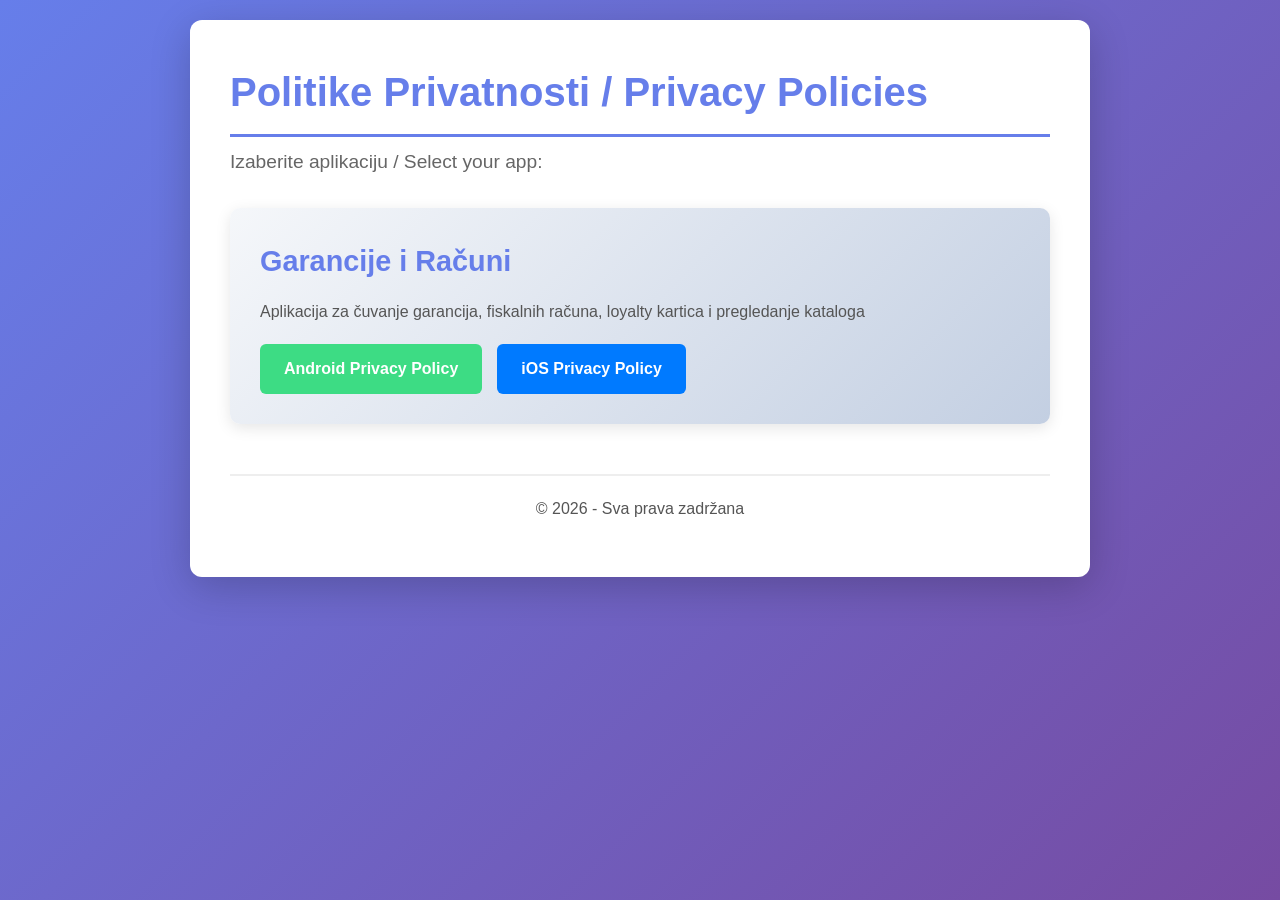
<file: index.html>
<!DOCTYPE html>
<html lang="sr">
<head>
    <meta charset="UTF-8">
    <meta name="viewport" content="width=device-width, initial-scale=1.0">
    <title>Privacy Policies - Politike Privatnosti</title>
    <link rel="stylesheet" href="style.css">
</head>
<body>
    <div class="container">
        <h1>Politike Privatnosti / Privacy Policies</h1>
        <p class="subtitle">Izaberite aplikaciju / Select your app:</p>
        
        <div class="app-list">
            <div class="app-card">
                <h2>Garancije i Računi</h2>
                <p>Aplikacija za čuvanje garancija, fiskalnih računa, loyalty kartica i pregledanje kataloga</p>
                <div class="links">
                    <a href="garancije-racuni-android.html" class="button android">Android Privacy Policy</a>
                    <a href="garancije-racuni-ios.html" class="button ios">iOS Privacy Policy</a>
                </div>
            </div>
            
            <!-- Dodaj nove aplikacije ovde -->
            
        </div>
        
        <footer>
            <p>© 2026 - Sva prava zadržana</p>
        </footer>
    </div>
</body>
</html>
</file>
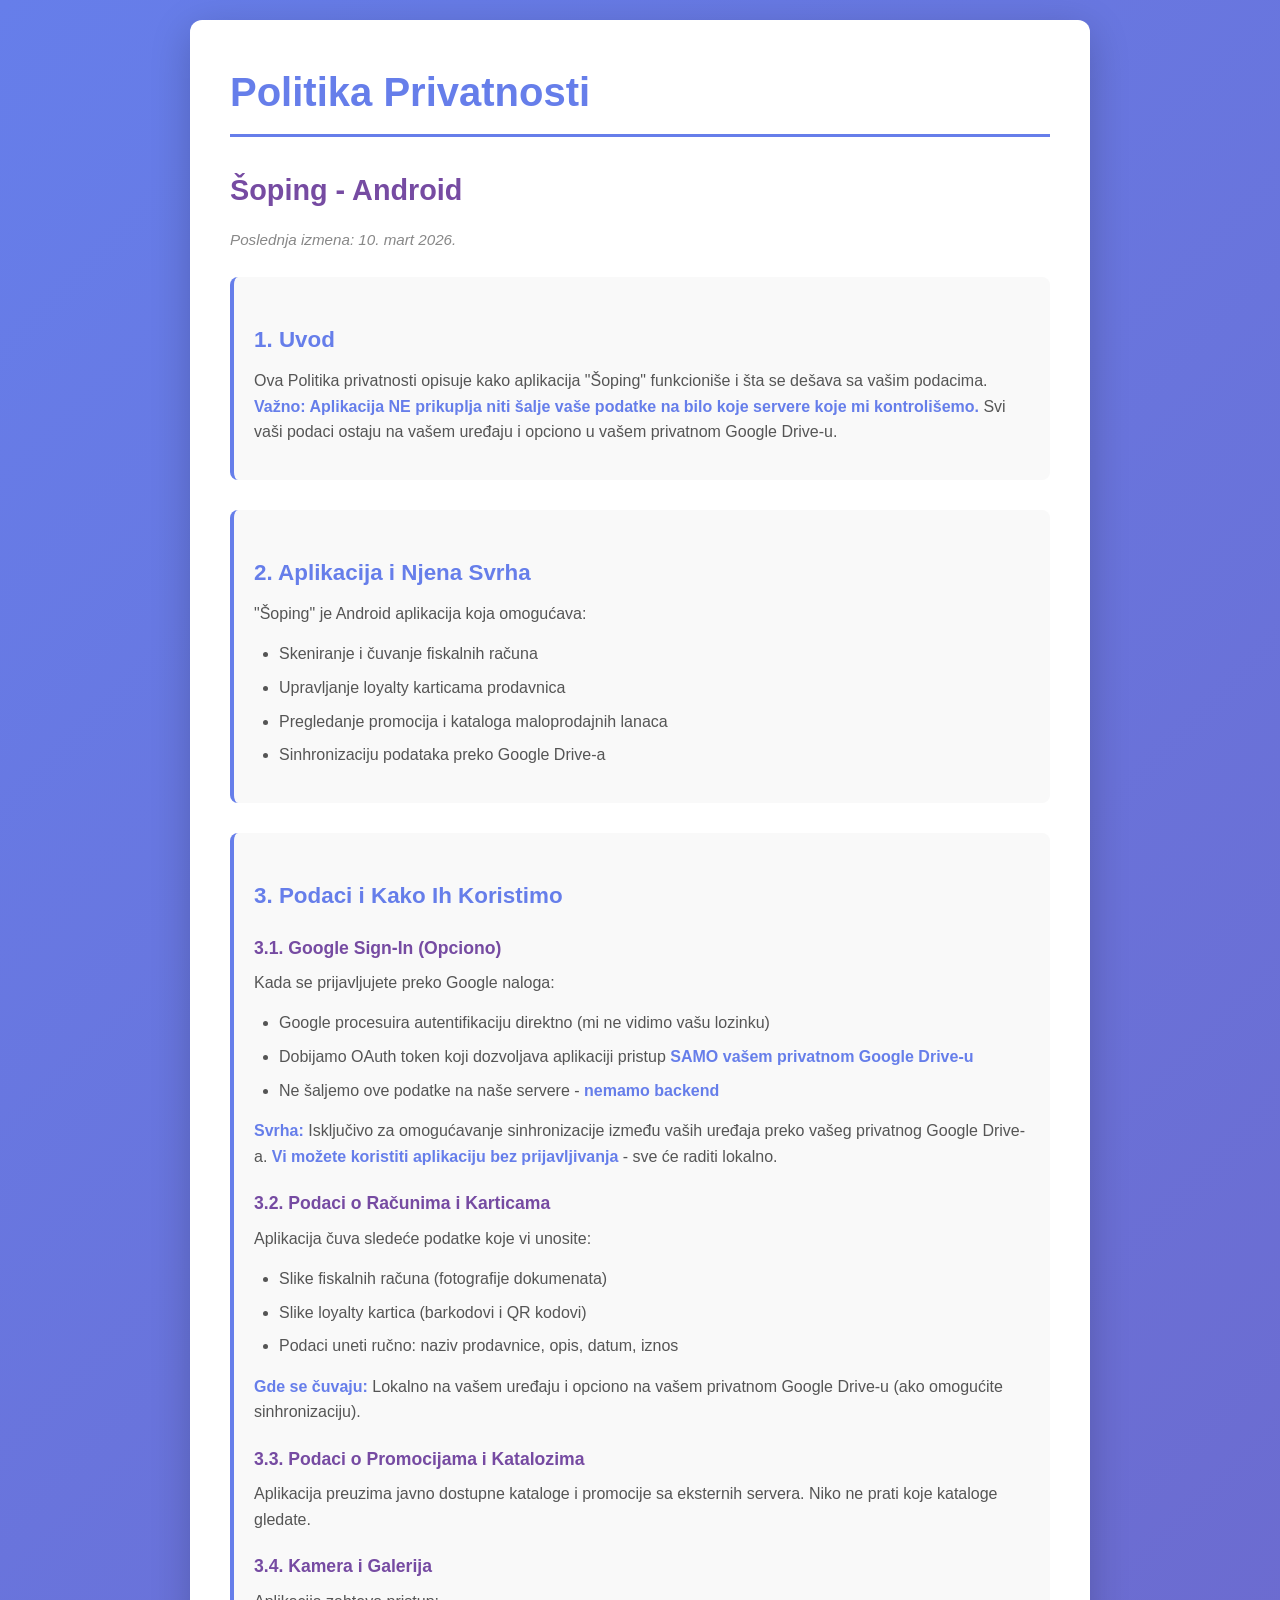
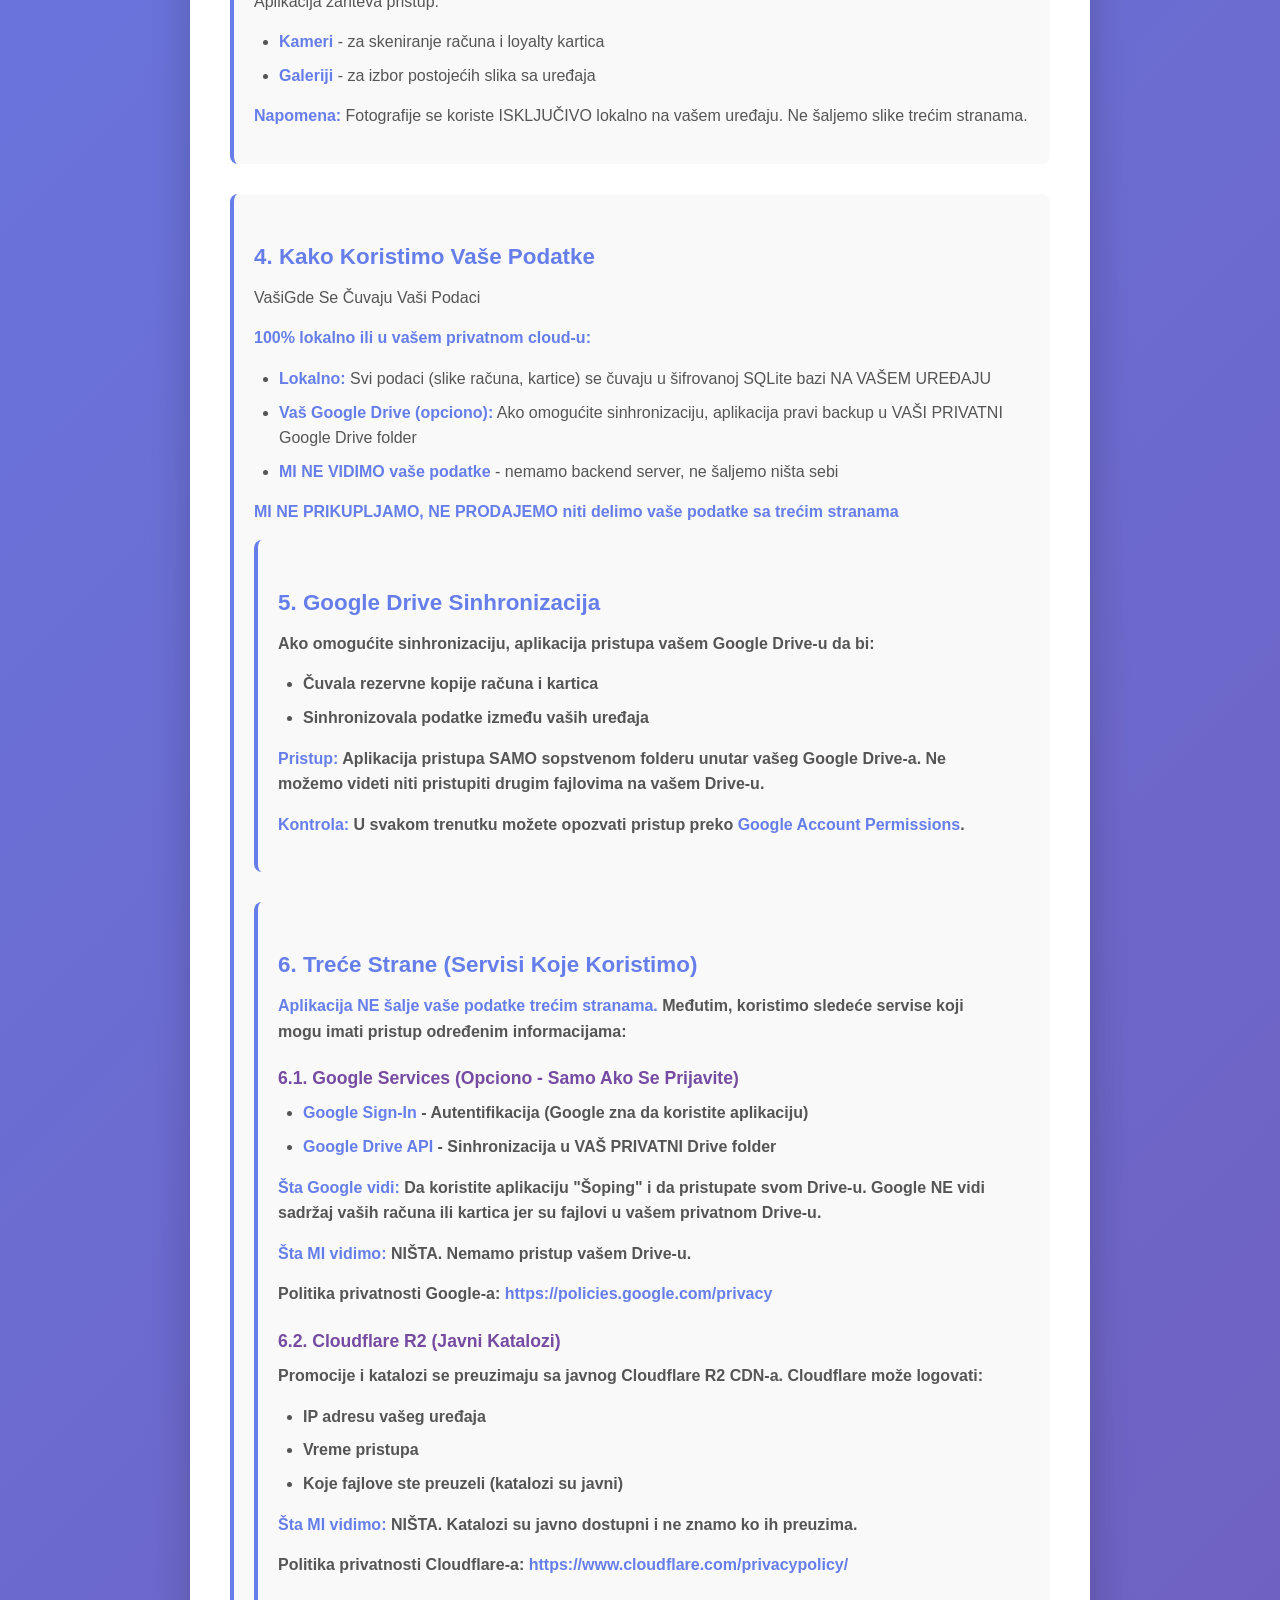
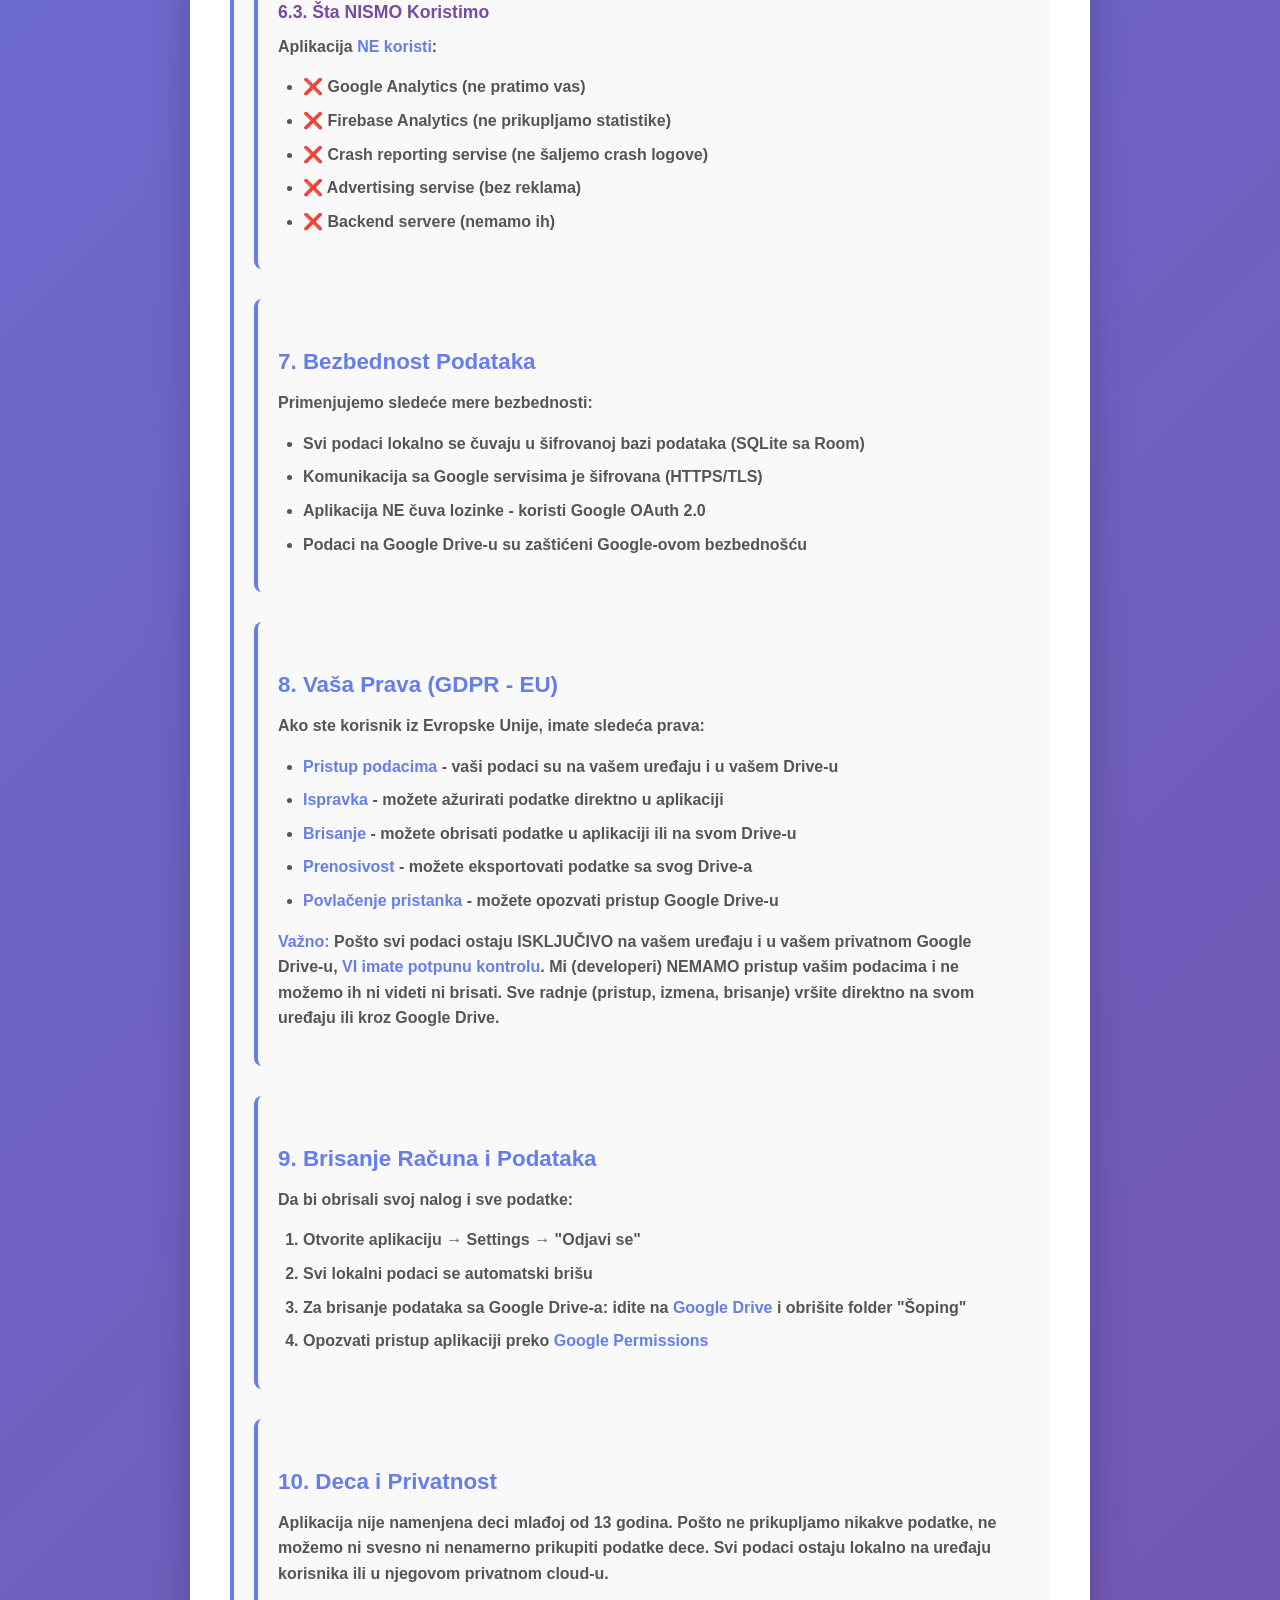
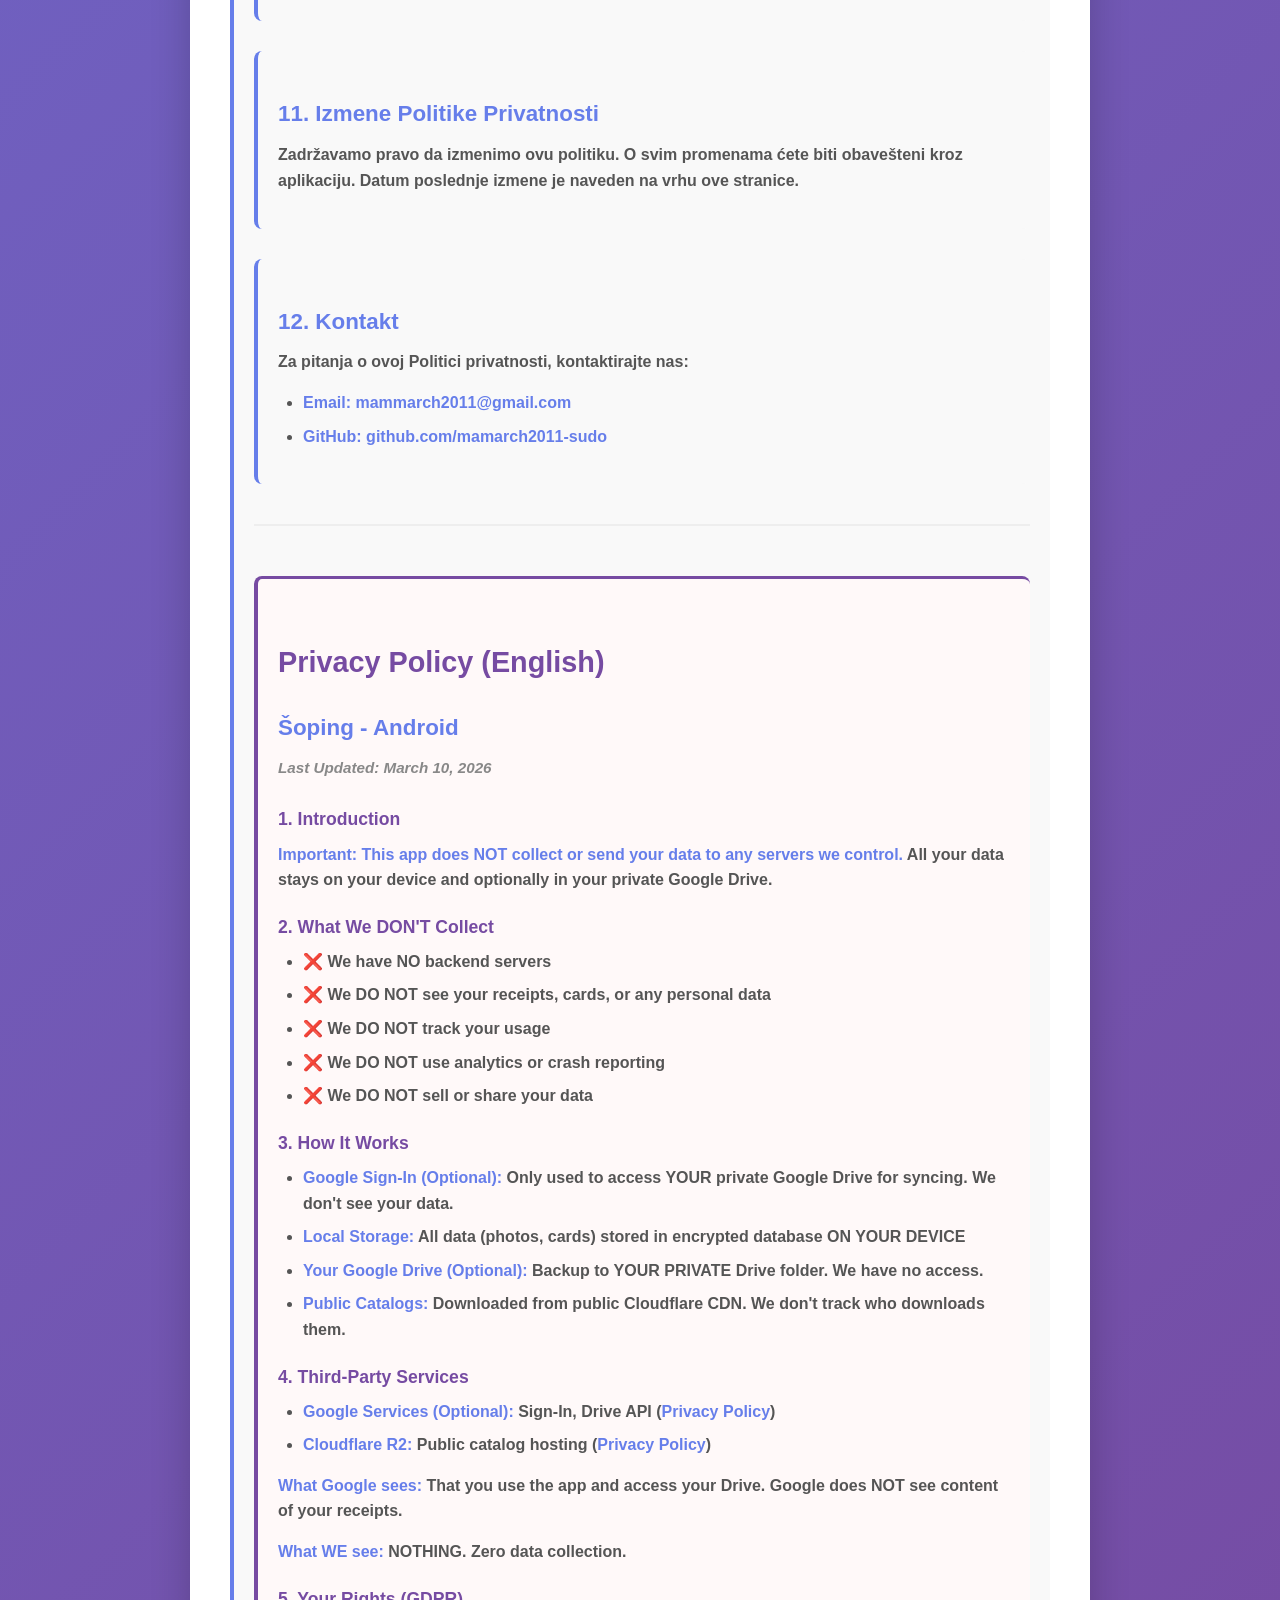
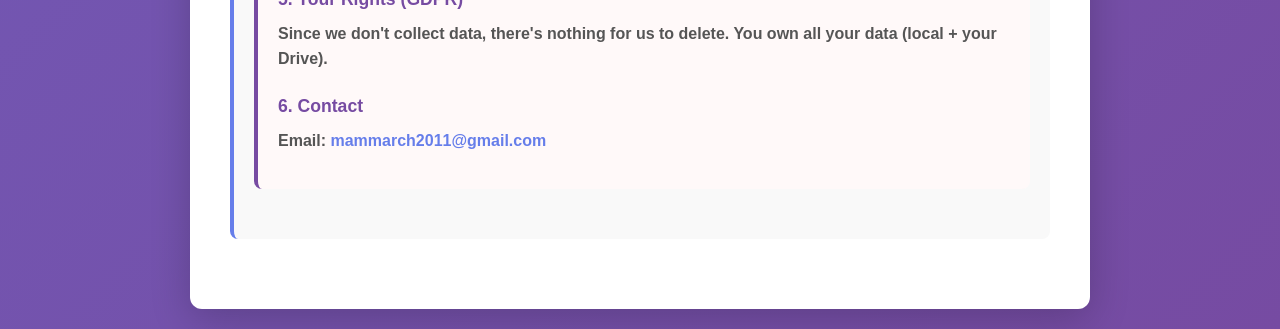
<file: garancije-racuni-android.html>
<!DOCTYPE html>
<html lang="sr">
<head>
    <meta charset="UTF-8">
    <meta name="viewport" content="width=device-width, initial-scale=1.0">
    <title>Politika Privatnosti - Šoping (Android)</title>
    <link rel="stylesheet" href="style.css">
</head>
<body>
    <div class="container">
        <h1>Politika Privatnosti</h1>
        <h2>Šoping - Android</h2>
        
        <p class="last-updated">Poslednja izmena: 10. mart 2026.</p>
        
        <section>
            <h3>1. Uvod</h3>
            <p>Ova Politika privatnosti opisuje kako aplikacija "Šoping" funkcioniše i šta se dešava sa vašim podacima. <strong>Važno: Aplikacija NE prikuplja niti šalje vaše podatke na bilo koje servere koje mi kontrolišemo.</strong> Svi vaši podaci ostaju na vašem uređaju i opciono u vašem privatnom Google Drive-u.</p>
        </section>
        
        <section>
            <h3>2. Aplikacija i Njena Svrha</h3>
            <p>"Šoping" je Android aplikacija koja omogućava:</p>
            <ul>
                <li>Skeniranje i čuvanje fiskalnih računa</li>
                <li>Upravljanje loyalty karticama prodavnica</li>
                <li>Pregledanje promocija i kataloga maloprodajnih lanaca</li>
                <li>Sinhronizaciju podataka preko Google Drive-a</li>
            </ul>
        </section>
        
        <section>
            <h3>3. Podaci i Kako Ih Koristimo</h3>
            
            <h4>3.1. Google Sign-In (Opciono)</h4>
            <p>Kada se prijavljujete preko Google naloga:</p>
            <ul>
                <li>Google procesuira autentifikaciju direktno (mi ne vidimo vašu lozinku)</li>
                <li>Dobijamo OAuth token koji dozvoljava aplikaciji pristup <strong>SAMO vašem privatnom Google Drive-u</strong></li>
                <li>Ne šaljemo ove podatke na naše servere - <strong>nemamo backend</strong></li>
            </ul>
            <p><strong>Svrha:</strong> Isključivo za omogućavanje sinhronizacije između vaših uređaja preko vašeg privatnog Google Drive-a. <strong>Vi možete koristiti aplikaciju bez prijavljivanja</strong> - sve će raditi lokalno.</p>
            
            <h4>3.2. Podaci o Računima i Karticama</h4>
            <p>Aplikacija čuva sledeće podatke koje vi unosite:</p>
            <ul>
                <li>Slike fiskalnih računa (fotografije dokumenata)</li>
                <li>Slike loyalty kartica (barkodovi i QR kodovi)</li>
                <li>Podaci uneti ručno: naziv prodavnice, opis, datum, iznos</li>
            </ul>
            <p><strong>Gde se čuvaju:</strong> Lokalno na vašem uređaju i opciono na vašem privatnom Google Drive-u (ako omogućite sinhronizaciju).</p>
            
            <h4>3.3. Podaci o Promocijama i Katalozima</h4>
            <p>Aplikacija preuzima javno dostupne kataloge i promocije sa eksternih servera. Niko ne prati koje kataloge gledate.</p>
            
            <h4>3.4. Kamera i Galerija</h4>
            <p>Aplikacija zahteva pristup:</p>
            <ul>
                <li><strong>Kameri</strong> - za skeniranje računa i loyalty kartica</li>
                <li><strong>Galeriji</strong> - za izbor postojećih slika sa uređaja</li>
            </ul>
            <p><strong>Napomena:</strong> Fotografije se koriste ISKLJUČIVO lokalno na vašem uređaju. Ne šaljemo slike trećim stranama.</p>
        </section>
        
        <section>
            <h3>4. Kako Koristimo Vaše Podatke</h3>
            <p>VašiGde Se Čuvaju Vaši Podaci</h3>
            <p><strong>100% lokalno ili u vašem privatnom cloud-u:</strong></p>
            <ul>
                <li><strong>Lokalno:</strong> Svi podaci (slike računa, kartice) se čuvaju u šifrovanoj SQLite bazi NA VAŠEM UREĐAJU</li>
                <li><strong>Vaš Google Drive (opciono):</strong> Ako omogućite sinhronizaciju, aplikacija pravi backup u VAŠI PRIVATNI Google Drive folder</li>
                <li><strong>MI NE VIDIMO vaše podatke</strong> - nemamo backend server, ne šaljemo ništa sebi</li>
            </ul>
            <p><strong>MI NE PRIKUPLJAMO, NE PRODAJEMO niti delimo vaše podatke sa trećim stranama
        
        <section>
            <h3>5. Google Drive Sinhronizacija</h3>
            <p>Ako omogućite sinhronizaciju, aplikacija pristupa vašem Google Drive-u da bi:</p>
            <ul>
                <li>Čuvala rezervne kopije računa i kartica</li>
                <li>Sinhronizovala podatke između vaših uređaja</li>
            </ul>
            <p><strong>Pristup:</strong> Aplikacija pristupa SAMO sopstvenom folderu unutar vašeg Google Drive-a. Ne možemo videti niti pristupiti drugim fajlovima na vašem Drive-u.</p>
            <p><strong>Kontrola:</strong> U svakom trenutku možete opozvati pristup preko <a href="https://myaccount.google.com/permissions" target="_blank">Google Account Permissions</a>.</p>
        </section>
        
        <section>
            <h3>6. Treće Strane (Servisi Koje Koristimo)</h3>
            <p><strong>Aplikacija NE šalje vaše podatke trećim stranama.</strong> Međutim, koristimo sledeće servise koji mogu imati pristup određenim informacijama:</p>
            
            <h4>6.1. Google Services (Opciono - Samo Ako Se Prijavite)</h4>
            <ul>
                <li><strong>Google Sign-In</strong> - Autentifikacija (Google zna da koristite aplikaciju)</li>
                <li><strong>Google Drive API</strong> - Sinhronizacija u VAŠ PRIVATNI Drive folder</li>
            </ul>
            <p><strong>Šta Google vidi:</strong> Da koristite aplikaciju "Šoping" i da pristupate svom Drive-u. Google NE vidi sadržaj vaših računa ili kartica jer su fajlovi u vašem privatnom Drive-u.</p>
            <p><strong>Šta MI vidimo:</strong> NIŠTA. Nemamo pristup vašem Drive-u.</p>
            <p>Politika privatnosti Google-a: <a href="https://policies.google.com/privacy" target="_blank">https://policies.google.com/privacy</a></p>
            
            <h4>6.2. Cloudflare R2 (Javni Katalozi)</h4>
            <p>Promocije i katalozi se preuzimaju sa javnog Cloudflare R2 CDN-a. Cloudflare može logovati:</p>
            <ul>
                <li>IP adresu vašeg uređaja</li>
                <li>Vreme pristupa</li>
                <li>Koje fajlove ste preuzeli (katalozi su javni)</li>
            </ul>
            <p><strong>Šta MI vidimo:</strong> NIŠTA. Katalozi su javno dostupni i ne znamo ko ih preuzima.</p>
            <p>Politika privatnosti Cloudflare-a: <a href="https://www.cloudflare.com/privacypolicy/" target="_blank">https://www.cloudflare.com/privacypolicy/</a></p>
            
            <h4>6.3. Šta NISMO Koristimo</h4>
            <p>Aplikacija <strong>NE koristi</strong>:</p>
            <ul>
                <li>❌ Google Analytics (ne pratimo vas)</li>
                <li>❌ Firebase Analytics (ne prikupljamo statistike)</li>
                <li>❌ Crash reporting servise (ne šaljemo crash logove)</li>
                <li>❌ Advertising servise (bez reklama)</li>
                <li>❌ Backend servere (nemamo ih)</li>
            </ul>
        </section>
        
        <section>
            <h3>7. Bezbednost Podataka</h3>
            <p>Primenjujemo sledeće mere bezbednosti:</p>
            <ul>
                <li>Svi podaci lokalno se čuvaju u šifrovanoj bazi podataka (SQLite sa Room)</li>
                <li>Komunikacija sa Google servisima je šifrovana (HTTPS/TLS)</li>
                <li>Aplikacija NE čuva lozinke - koristi Google OAuth 2.0</li>
                <li>Podaci na Google Drive-u su zaštićeni Google-ovom bezbednošću</li>
            </ul>
        </section>
        
        <section>
            <h3>8. Vaša Prava (GDPR - EU)</h3>
            <p>Ako ste korisnik iz Evropske Unije, imate sledeća prava:</p>
            <ul>
                <li><strong>Pristup podacima</strong> - vaši podaci su na vašem uređaju i u vašem Drive-u</li>
                <li><strong>Ispravka</strong> - možete ažurirati podatke direktno u aplikaciji</li>
                <li><strong>Brisanje</strong> - možete obrisati podatke u aplikaciji ili na svom Drive-u</li>
                <li><strong>Prenosivost</strong> - možete eksportovati podatke sa svog Drive-a</li>
                <li><strong>Povlačenje pristanka</strong> - možete opozvati pristup Google Drive-u</li>
            </ul>
            <p><strong>Važno:</strong> Pošto svi podaci ostaju ISKLJUČIVO na vašem uređaju i u vašem privatnom Google Drive-u, <strong>VI imate potpunu kontrolu</strong>. Mi (developeri) NEMAMO pristup vašim podacima i ne možemo ih ni videti ni brisati. Sve radnje (pristup, izmena, brisanje) vršite direktno na svom uređaju ili kroz Google Drive.
        </section>
        
        <section>
            <h3>9. Brisanje Računa i Podataka</h3>
            <p>Da bi obrisali svoj nalog i sve podatke:</p>
            <ol>
                <li>Otvorite aplikaciju → Settings → "Odjavi se"</li>
                <li>Svi lokalni podaci se automatski brišu</li>
                <li>Za brisanje podataka sa Google Drive-a: idite na <a href="https://drive.google.com" target="_blank">Google Drive</a> i obrišite folder "Šoping"</li>
                <li>Opozvati pristup aplikaciji preko <a href="https://myaccount.google.com/permissions" target="_blank">Google Permissions</a></li>
            </ol>
        </section>
        
        <section>
            <h3>10. Deca i Privatnost</h3>
            <p>Aplikacija nije namenjena deci mlađoj od 13 godina. Pošto ne prikupljamo nikakve podatke, ne možemo ni svesno ni nenamerno prikupiti podatke dece. Svi podaci ostaju lokalno na uređaju korisnika ili u njegovom privatnom cloud-u.</p>
        </section>
        
        <section>
            <h3>11. Izmene Politike Privatnosti</h3>
            <p>Zadržavamo pravo da izmenimo ovu politiku. O svim promenama ćete biti obavešteni kroz aplikaciju. Datum poslednje izmene je naveden na vrhu ove stranice.</p>
        </section>
        
        <section>
            <h3>12. Kontakt</h3>
            <p>Za pitanja o ovoj Politici privatnosti, kontaktirajte nas:</p>
            <ul>
                <li><strong>Email:</strong> <a href="mailto:mammarch2011@gmail.com">mammarch2011@gmail.com</a></li>
                <li><strong>GitHub:</strong> <a href="https://github.com/mamarch2011-sudo" target="_blank">github.com/mamarch2011-sudo</a></li>
            </ul>
        </section>
        
        <hr>
        
        <section class="english-section">
            <h2>Privacy Policy (English)</h2>
            <h3>Šoping - Android</h3>
            
            <p class="last-updated">Last Updated: March 10, 2026</p>
            
            <h4>1. Introduction</h4>
            <p><strong>Important: This app does NOT collect or send your data to any servers we control.</strong> All your data stays on your device and optionally in your private Google Drive.</p>
            
            <h4>2. What We DON'T Collect</h4>
            <ul>
                <li>❌ We have NO backend servers</li>
                <li>❌ We DO NOT see your receipts, cards, or any personal data</li>
                <li>❌ We DO NOT track your usage</li>
                <li>❌ We DO NOT use analytics or crash reporting</li>
                <li>❌ We DO NOT sell or share your data</li>
            </ul>
            
            <h4>3. How It Works</h4>
            <ul>
                <li><strong>Google Sign-In (Optional):</strong> Only used to access YOUR private Google Drive for syncing. We don't see your data.</li>
                <li><strong>Local Storage:</strong> All data (photos, cards) stored in encrypted database ON YOUR DEVICE</li>
                <li><strong>Your Google Drive (Optional):</strong> Backup to YOUR PRIVATE Drive folder. We have no access.</li>
                <li><strong>Public Catalogs:</strong> Downloaded from public Cloudflare CDN. We don't track who downloads them.</li>
            </ul>
            
            <h4>4. Third-Party Services</h4>
            <ul>
                <li><strong>Google Services (Optional):</strong> Sign-In, Drive API (<a href="https://policies.google.com/privacy" target="_blank">Privacy Policy</a>)</li>
                <li><strong>Cloudflare R2:</strong> Public catalog hosting (<a href="https://www.cloudflare.com/privacypolicy/" target="_blank">Privacy Policy</a>)</li>
            </ul>
            <p><strong>What Google sees:</strong> That you use the app and access your Drive. Google does NOT see content of your receipts.</p>
            <p><strong>What WE see:</strong> NOTHING. Zero data collection.</p>
            
            <h4>5. Your Rights (GDPR)</h4>
            <p>Since we don't collect data, there's nothing for us to delete. You own all your data (local + your Drive).</p>
            
            <h4>6. Contact</h4>
            <p>Email: <a href="mailto:mammarch2011@gmail.com">mammarch2011@gmail.com</a></p>
        </section>
    </div>
</body>
</html>
</file>
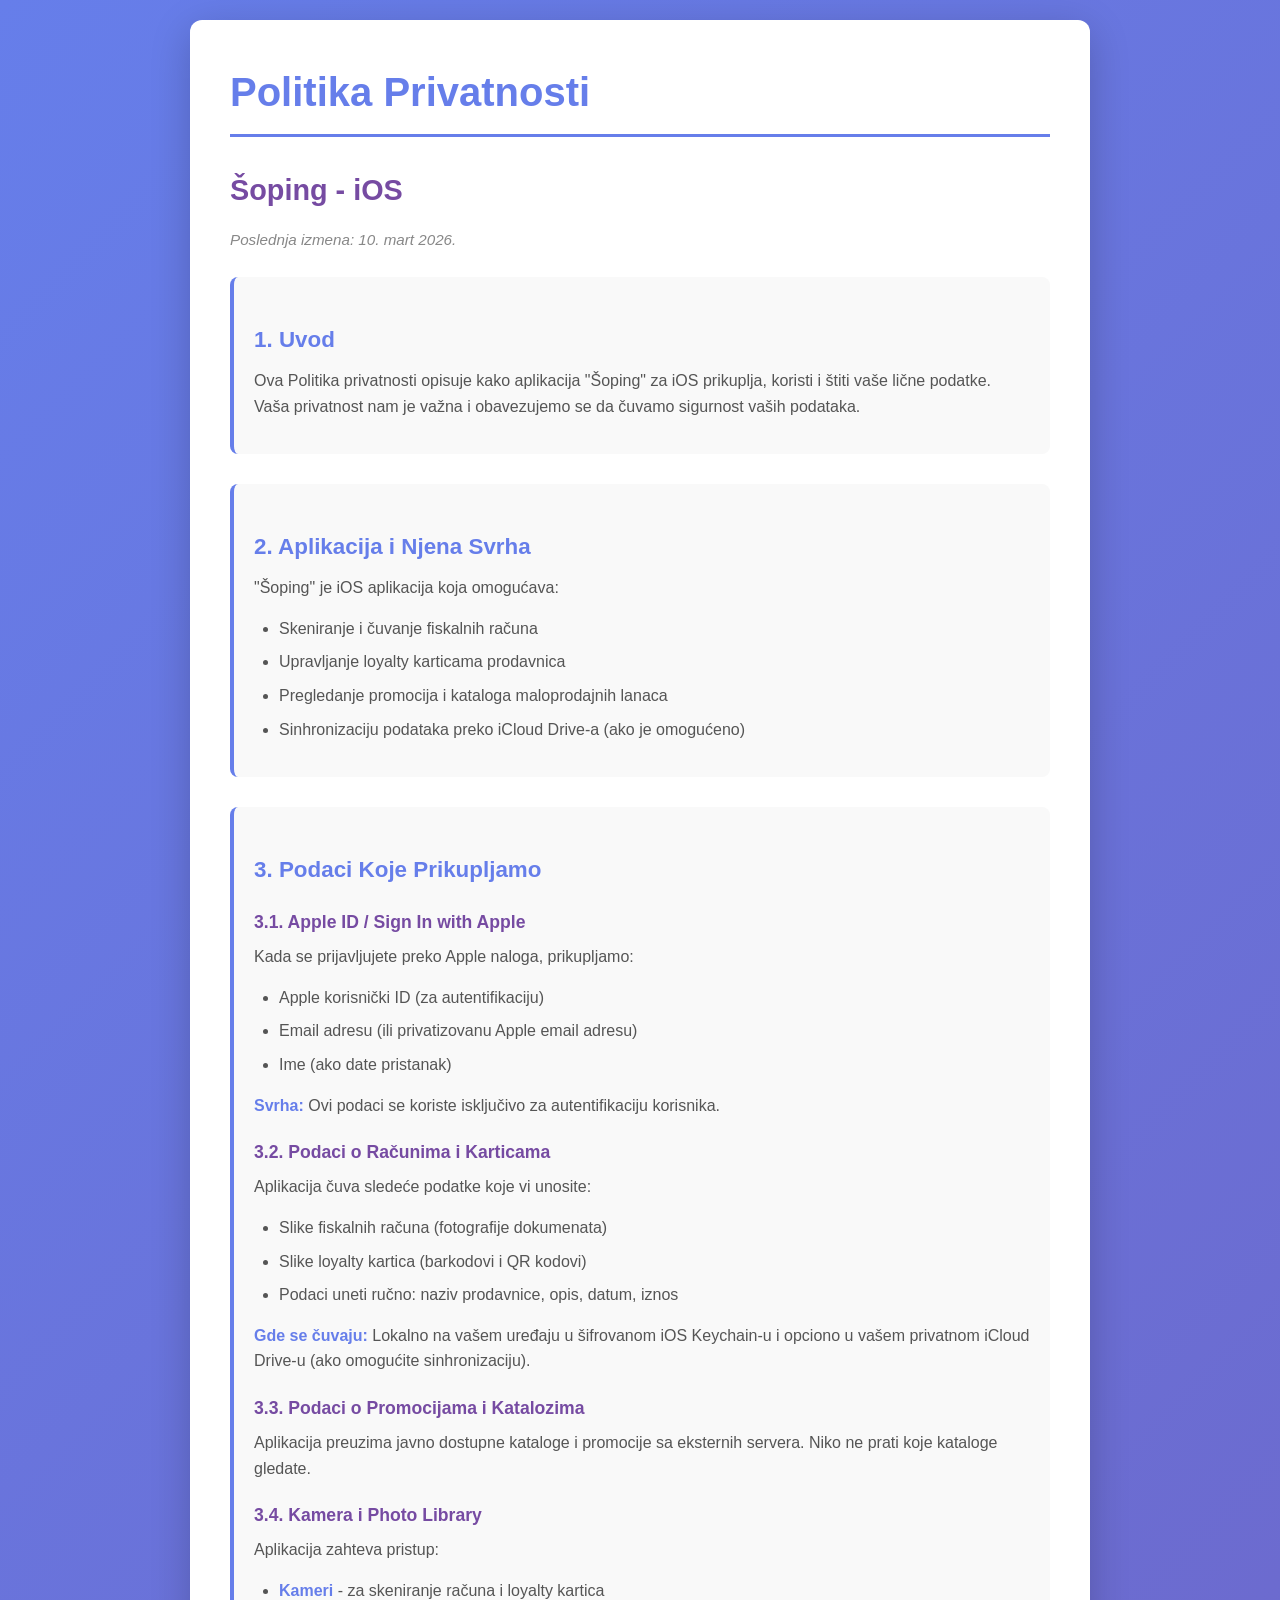
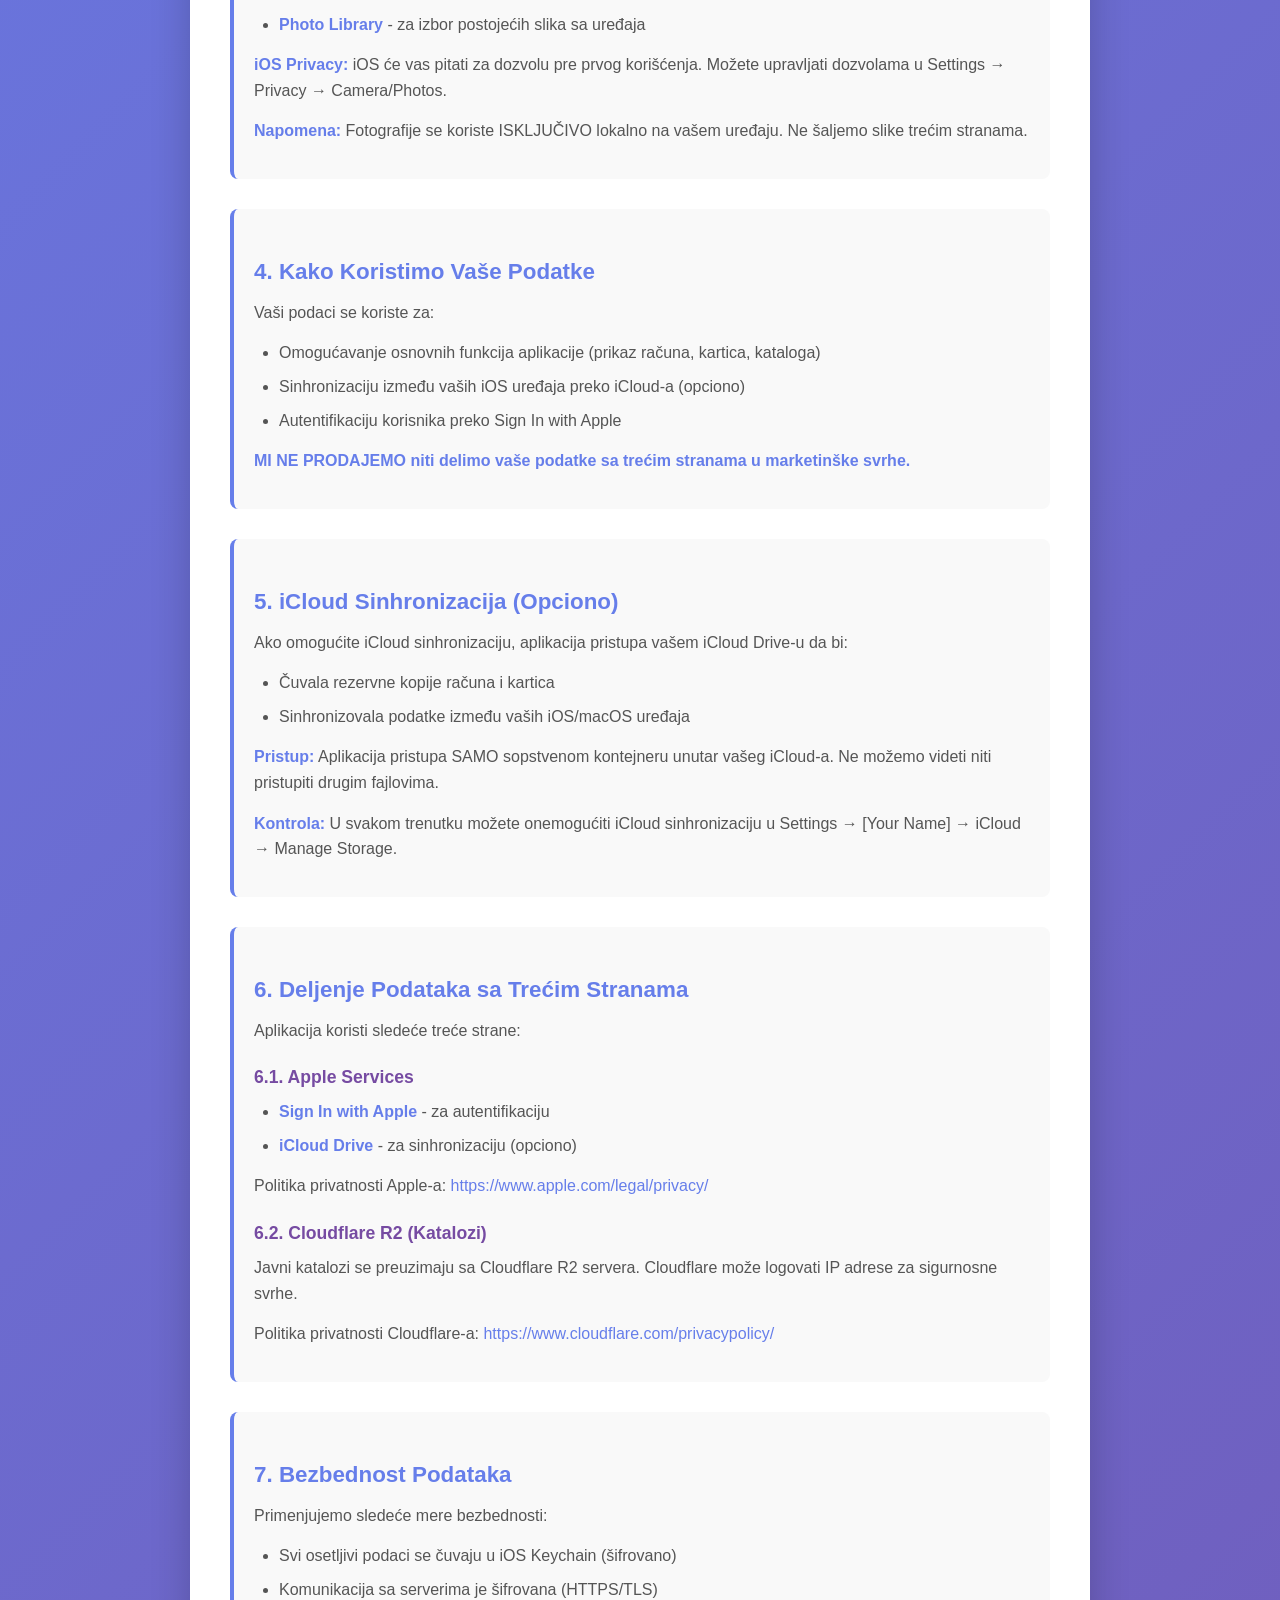
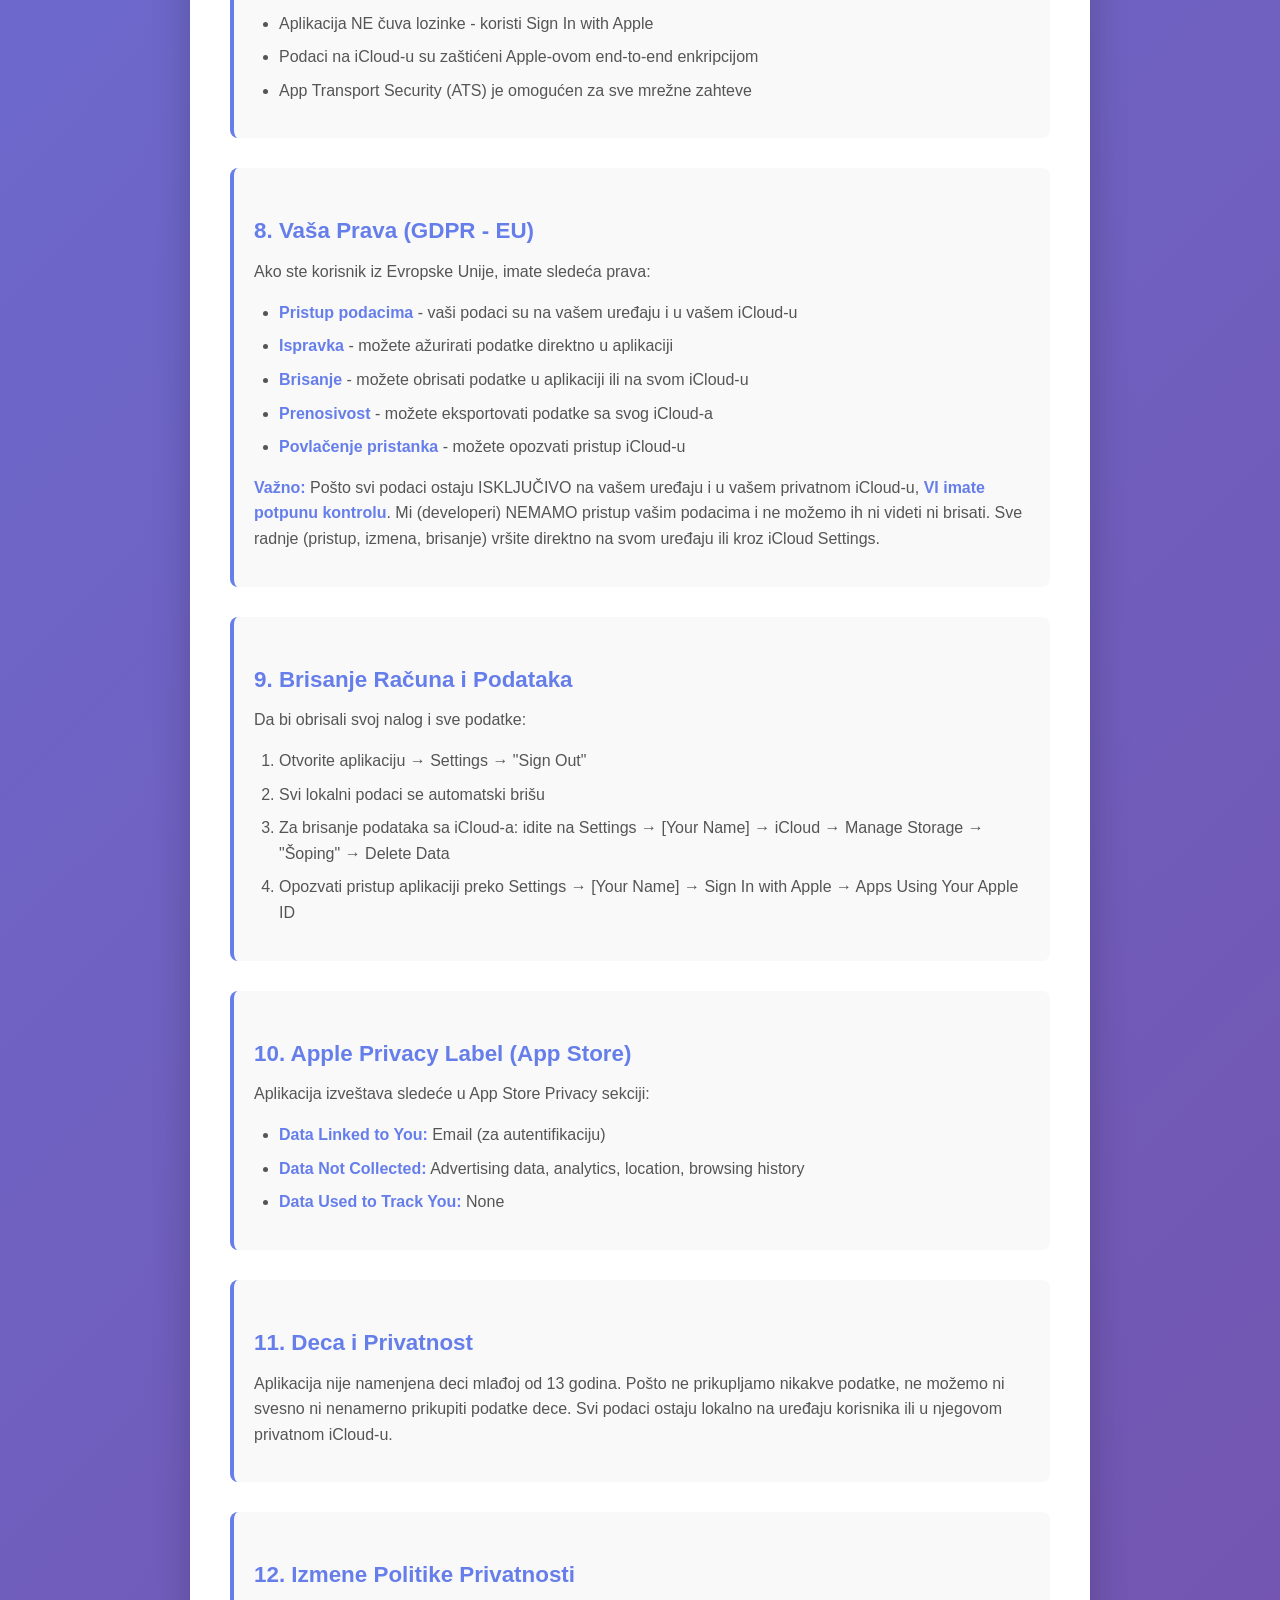
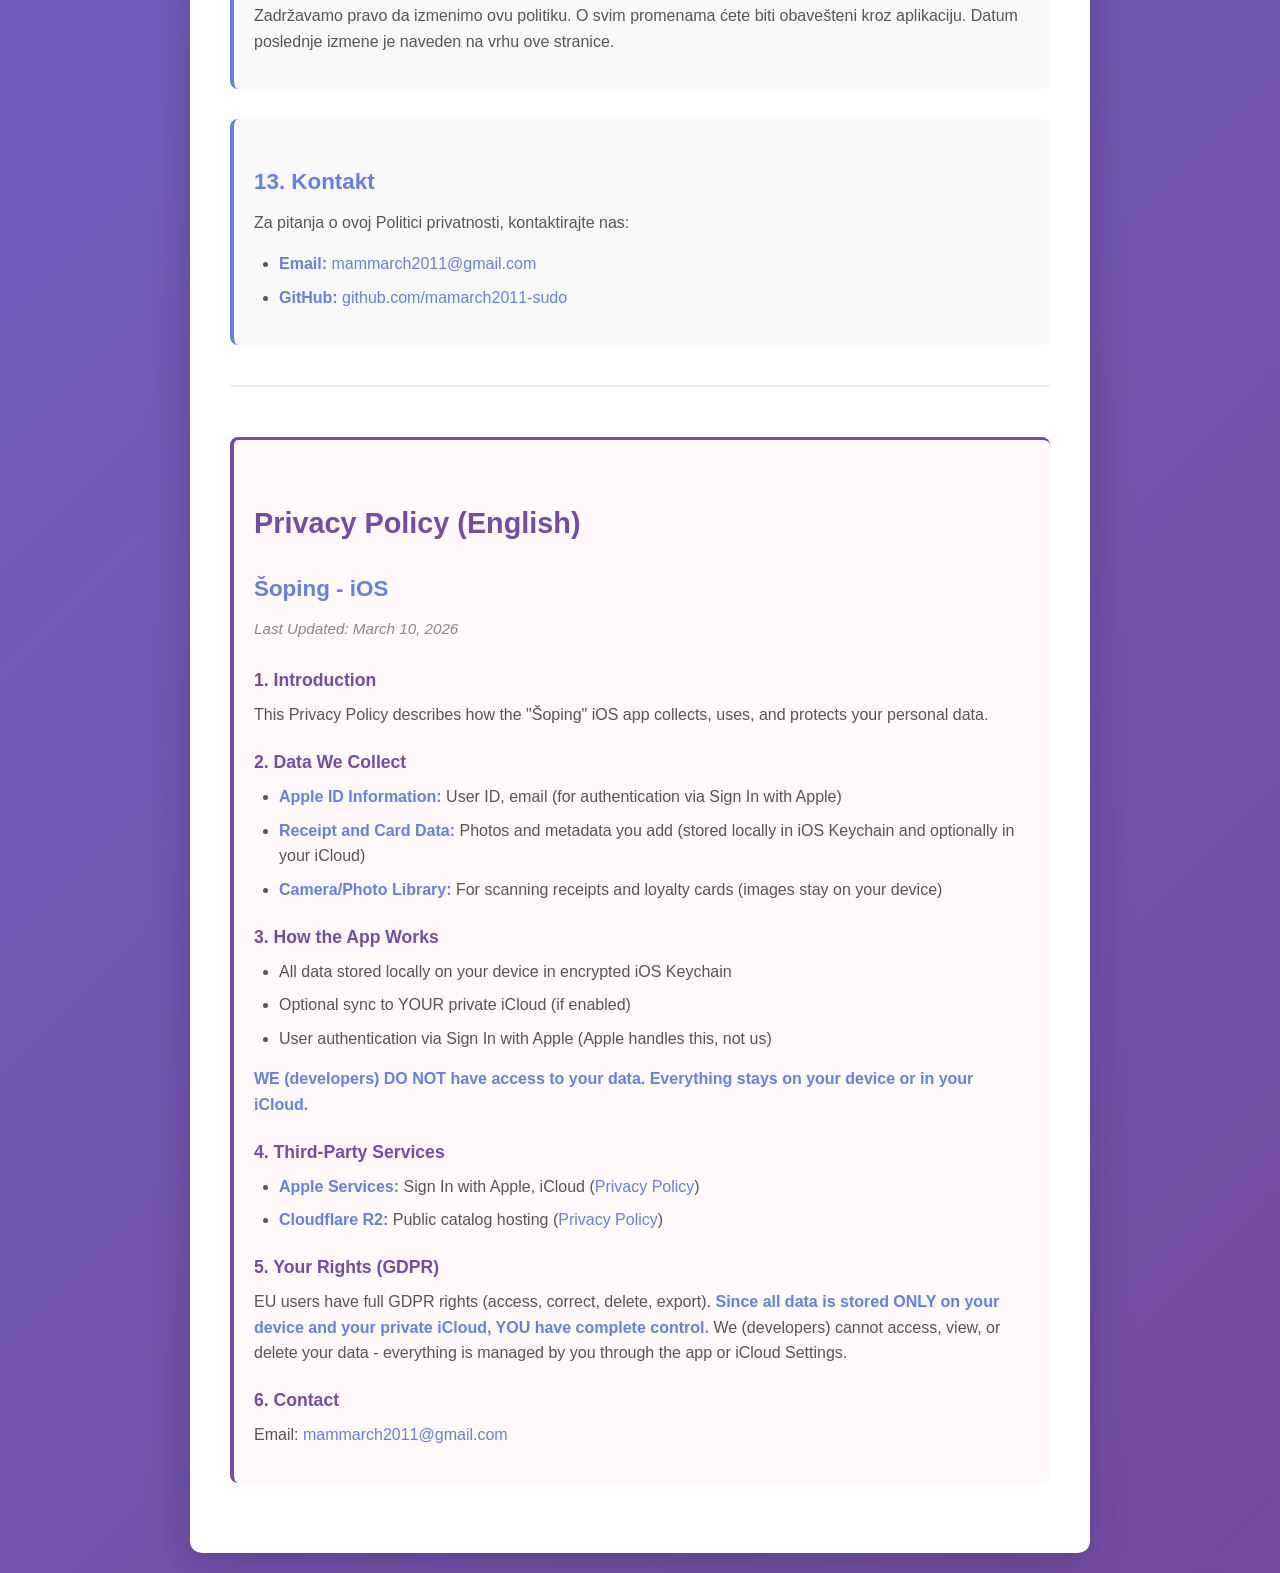
<file: garancije-racuni-ios.html>
<!DOCTYPE html>
<html lang="sr">
<head>
    <meta charset="UTF-8">
    <meta name="viewport" content="width=device-width, initial-scale=1.0">
    <title>Politika Privatnosti - Šoping (iOS)</title>
    <link rel="stylesheet" href="style.css">
</head>
<body>
    <div class="container">
        <h1>Politika Privatnosti</h1>
        <h2>Šoping - iOS</h2>
        
        <p class="last-updated">Poslednja izmena: 10. mart 2026.</p>
        
        <section>
            <h3>1. Uvod</h3>
            <p>Ova Politika privatnosti opisuje kako aplikacija "Šoping" za iOS prikuplja, koristi i štiti vaše lične podatke. Vaša privatnost nam je važna i obavezujemo se da čuvamo sigurnost vaših podataka.</p>
        </section>
        
        <section>
            <h3>2. Aplikacija i Njena Svrha</h3>
            <p>"Šoping" je iOS aplikacija koja omogućava:</p>
            <ul>
                <li>Skeniranje i čuvanje fiskalnih računa</li>
                <li>Upravljanje loyalty karticama prodavnica</li>
                <li>Pregledanje promocija i kataloga maloprodajnih lanaca</li>
                <li>Sinhronizaciju podataka preko iCloud Drive-a (ako je omogućeno)</li>
            </ul>
        </section>
        
        <section>
            <h3>3. Podaci Koje Prikupljamo</h3>
            
            <h4>3.1. Apple ID / Sign In with Apple</h4>
            <p>Kada se prijavljujete preko Apple naloga, prikupljamo:</p>
            <ul>
                <li>Apple korisnički ID (za autentifikaciju)</li>
                <li>Email adresu (ili privatizovanu Apple email adresu)</li>
                <li>Ime (ako date pristanak)</li>
            </ul>
            <p><strong>Svrha:</strong> Ovi podaci se koriste isključivo za autentifikaciju korisnika.</p>
            
            <h4>3.2. Podaci o Računima i Karticama</h4>
            <p>Aplikacija čuva sledeće podatke koje vi unosite:</p>
            <ul>
                <li>Slike fiskalnih računa (fotografije dokumenata)</li>
                <li>Slike loyalty kartica (barkodovi i QR kodovi)</li>
                <li>Podaci uneti ručno: naziv prodavnice, opis, datum, iznos</li>
            </ul>
            <p><strong>Gde se čuvaju:</strong> Lokalno na vašem uređaju u šifrovanom iOS Keychain-u i opciono u vašem privatnom iCloud Drive-u (ako omogućite sinhronizaciju).</p>
            
            <h4>3.3. Podaci o Promocijama i Katalozima</h4>
            <p>Aplikacija preuzima javno dostupne kataloge i promocije sa eksternih servera. Niko ne prati koje kataloge gledate.</p>
            
            <h4>3.4. Kamera i Photo Library</h4>
            <p>Aplikacija zahteva pristup:</p>
            <ul>
                <li><strong>Kameri</strong> - za skeniranje računa i loyalty kartica</li>
                <li><strong>Photo Library</strong> - za izbor postojećih slika sa uređaja</li>
            </ul>
            <p><strong>iOS Privacy:</strong> iOS će vas pitati za dozvolu pre prvog korišćenja. Možete upravljati dozvolama u Settings → Privacy → Camera/Photos.</p>
            <p><strong>Napomena:</strong> Fotografije se koriste ISKLJUČIVO lokalno na vašem uređaju. Ne šaljemo slike trećim stranama.</p>
        </section>
        
        <section>
            <h3>4. Kako Koristimo Vaše Podatke</h3>
            <p>Vaši podaci se koriste za:</p>
            <ul>
                <li>Omogućavanje osnovnih funkcija aplikacije (prikaz računa, kartica, kataloga)</li>
                <li>Sinhronizaciju između vaših iOS uređaja preko iCloud-a (opciono)</li>
                <li>Autentifikaciju korisnika preko Sign In with Apple</li>
            </ul>
            <p><strong>MI NE PRODAJEMO niti delimo vaše podatke sa trećim stranama u marketinške svrhe.</strong></p>
        </section>
        
        <section>
            <h3>5. iCloud Sinhronizacija (Opciono)</h3>
            <p>Ako omogućite iCloud sinhronizaciju, aplikacija pristupa vašem iCloud Drive-u da bi:</p>
            <ul>
                <li>Čuvala rezervne kopije računa i kartica</li>
                <li>Sinhronizovala podatke između vaših iOS/macOS uređaja</li>
            </ul>
            <p><strong>Pristup:</strong> Aplikacija pristupa SAMO sopstvenom kontejneru unutar vašeg iCloud-a. Ne možemo videti niti pristupiti drugim fajlovima.</p>
            <p><strong>Kontrola:</strong> U svakom trenutku možete onemogućiti iCloud sinhronizaciju u Settings → [Your Name] → iCloud → Manage Storage.</p>
        </section>
        
        <section>
            <h3>6. Deljenje Podataka sa Trećim Stranama</h3>
            <p>Aplikacija koristi sledeće treće strane:</p>
            
            <h4>6.1. Apple Services</h4>
            <ul>
                <li><strong>Sign In with Apple</strong> - za autentifikaciju</li>
                <li><strong>iCloud Drive</strong> - za sinhronizaciju (opciono)</li>
            </ul>
            <p>Politika privatnosti Apple-a: <a href="https://www.apple.com/legal/privacy/" target="_blank">https://www.apple.com/legal/privacy/</a></p>
            
            <h4>6.2. Cloudflare R2 (Katalozi)</h4>
            <p>Javni katalozi se preuzimaju sa Cloudflare R2 servera. Cloudflare može logovati IP adrese za sigurnosne svrhe.</p>
            <p>Politika privatnosti Cloudflare-a: <a href="https://www.cloudflare.com/privacypolicy/" target="_blank">https://www.cloudflare.com/privacypolicy/</a></p>
        </section>
        
        <section>
            <h3>7. Bezbednost Podataka</h3>
            <p>Primenjujemo sledeće mere bezbednosti:</p>
            <ul>
                <li>Svi osetljivi podaci se čuvaju u iOS Keychain (šifrovano)</li>
                <li>Komunikacija sa serverima je šifrovana (HTTPS/TLS)</li>
                <li>Aplikacija NE čuva lozinke - koristi Sign In with Apple</li>
                <li>Podaci na iCloud-u su zaštićeni Apple-ovom end-to-end enkripcijom</li>
                <li>App Transport Security (ATS) je omogućen za sve mrežne zahteve</li>
            </ul>
        </section>
        
        <section>
            <h3>8. Vaša Prava (GDPR - EU)</h3>
            <p>Ako ste korisnik iz Evropske Unije, imate sledeća prava:</p>
            <ul>
                <li><strong>Pristup podacima</strong> - vaši podaci su na vašem uređaju i u vašem iCloud-u</li>
                <li><strong>Ispravka</strong> - možete ažurirati podatke direktno u aplikaciji</li>
                <li><strong>Brisanje</strong> - možete obrisati podatke u aplikaciji ili na svom iCloud-u</li>
                <li><strong>Prenosivost</strong> - možete eksportovati podatke sa svog iCloud-a</li>
                <li><strong>Povlačenje pristanka</strong> - možete opozvati pristup iCloud-u</li>
            </ul>
            <p><strong>Važno:</strong> Pošto svi podaci ostaju ISKLJUČIVO na vašem uređaju i u vašem privatnom iCloud-u, <strong>VI imate potpunu kontrolu</strong>. Mi (developeri) NEMAMO pristup vašim podacima i ne možemo ih ni videti ni brisati. Sve radnje (pristup, izmena, brisanje) vršite direktno na svom uređaju ili kroz iCloud Settings.
        </section>
        
        <section>
            <h3>9. Brisanje Računa i Podataka</h3>
            <p>Da bi obrisali svoj nalog i sve podatke:</p>
            <ol>
                <li>Otvorite aplikaciju → Settings → "Sign Out"</li>
                <li>Svi lokalni podaci se automatski brišu</li>
                <li>Za brisanje podataka sa iCloud-a: idite na Settings → [Your Name] → iCloud → Manage Storage → "Šoping" → Delete Data</li>
                <li>Opozvati pristup aplikaciji preko Settings → [Your Name] → Sign In with Apple → Apps Using Your Apple ID</li>
            </ol>
        </section>
        
        <section>
            <h3>10. Apple Privacy Label (App Store)</h3>
            <p>Aplikacija izveštava sledeće u App Store Privacy sekciji:</p>
            <ul>
                <li><strong>Data Linked to You:</strong> Email (za autentifikaciju)</li>
                <li><strong>Data Not Collected:</strong> Advertising data, analytics, location, browsing history</li>
                <li><strong>Data Used to Track You:</strong> None</li>
            </ul>
        </section>
        
        <section>
            <h3>11. Deca i Privatnost</h3>
            <p>Aplikacija nije namenjena deci mlađoj od 13 godina. Pošto ne prikupljamo nikakve podatke, ne možemo ni svesno ni nenamerno prikupiti podatke dece. Svi podaci ostaju lokalno na uređaju korisnika ili u njegovom privatnom iCloud-u.</p>
        </section>
        
        <section>
            <h3>12. Izmene Politike Privatnosti</h3>
            <p>Zadržavamo pravo da izmenimo ovu politiku. O svim promenama ćete biti obavešteni kroz aplikaciju. Datum poslednje izmene je naveden na vrhu ove stranice.</p>
        </section>
        
        <section>
            <h3>13. Kontakt</h3>
            <p>Za pitanja o ovoj Politici privatnosti, kontaktirajte nas:</p>
            <ul>
                <li><strong>Email:</strong> <a href="mailto:mammarch2011@gmail.com">mammarch2011@gmail.com</a></li>
                <li><strong>GitHub:</strong> <a href="https://github.com/mamarch2011-sudo" target="_blank">github.com/mamarch2011-sudo</a></li>
            </ul>
        </section>
        
        <hr>
        
        <section class="english-section">
            <h2>Privacy Policy (English)</h2>
            <h3>Šoping - iOS</h3>
            
            <p class="last-updated">Last Updated: March 10, 2026</p>
            
            <h4>1. Introduction</h4>
            <p>This Privacy Policy describes how the "Šoping" iOS app collects, uses, and protects your personal data.</p>
            
            <h4>2. Data We Collect</h4>
            <ul>
                <li><strong>Apple ID Information:</strong> User ID, email (for authentication via Sign In with Apple)</li>
                <li><strong>Receipt and Card Data:</strong> Photos and metadata you add (stored locally in iOS Keychain and optionally in your iCloud)</li>
                <li><strong>Camera/Photo Library:</strong> For scanning receipts and loyalty cards (images stay on your device)</li>
            </ul>
            
            <h4>3. How the App Works</h4>
            <ul>
                <li>All data stored locally on your device in encrypted iOS Keychain</li>
                <li>Optional sync to YOUR private iCloud (if enabled)</li>
                <li>User authentication via Sign In with Apple (Apple handles this, not us)</li>
            </ul>
            <p><strong>WE (developers) DO NOT have access to your data. Everything stays on your device or in your iCloud.</strong></p>
            
            <h4>4. Third-Party Services</h4>
            <ul>
                <li><strong>Apple Services:</strong> Sign In with Apple, iCloud (<a href="https://www.apple.com/legal/privacy/" target="_blank">Privacy Policy</a>)</li>
                <li><strong>Cloudflare R2:</strong> Public catalog hosting (<a href="https://www.cloudflare.com/privacypolicy/" target="_blank">Privacy Policy</a>)</li>
            </ul>
            
            <h4>5. Your Rights (GDPR)</h4>
            <p>EU users have full GDPR rights (access, correct, delete, export). <strong>Since all data is stored ONLY on your device and your private iCloud, YOU have complete control.</strong> We (developers) cannot access, view, or delete your data - everything is managed by you through the app or iCloud Settings.</p>
            
            <h4>6. Contact</h4>
            <p>Email: <a href="mailto:mammarch2011@gmail.com">mammarch2011@gmail.com</a></p>
        </section>
    </div>
</body>
</html>
</file>
<file: style.css>
/* Reset and Base Styles */
* {
    margin: 0;
    padding: 0;
    box-sizing: border-box;
}

body {
    font-family: -apple-system, BlinkMacSystemFont, 'Segoe UI', Roboto, 'Helvetica Neue', Arial, sans-serif;
    line-height: 1.6;
    color: #333;
    background: linear-gradient(135deg, #667eea 0%, #764ba2 100%);
    min-height: 100vh;
    padding: 20px;
}

/* Container */
.container {
    max-width: 900px;
    margin: 0 auto;
    background: white;
    padding: 40px;
    border-radius: 12px;
    box-shadow: 0 10px 40px rgba(0, 0, 0, 0.2);
}

/* Typography */
h1 {
    color: #667eea;
    font-size: 2.5rem;
    margin-bottom: 10px;
    border-bottom: 3px solid #667eea;
    padding-bottom: 10px;
}

h2 {
    color: #764ba2;
    font-size: 1.8rem;
    margin-top: 30px;
    margin-bottom: 15px;
}

h3 {
    color: #667eea;
    font-size: 1.4rem;
    margin-top: 25px;
    margin-bottom: 10px;
}

h4 {
    color: #764ba2;
    font-size: 1.1rem;
    margin-top: 20px;
    margin-bottom: 8px;
}

p {
    margin-bottom: 15px;
    color: #555;
}

/* Links */
a {
    color: #667eea;
    text-decoration: none;
    transition: color 0.3s;
}

a:hover {
    color: #764ba2;
    text-decoration: underline;
}

.back-link {
    display: inline-block;
    margin-bottom: 20px;
    font-size: 1rem;
    color: #667eea;
}

.back-link:hover {
    color: #764ba2;
}

/* Subtitle */
.subtitle {
    font-size: 1.2rem;
    color: #666;
    margin-bottom: 30px;
}

/* Last Updated */
.last-updated {
    font-style: italic;
    color: #888;
    margin-bottom: 25px;
    font-size: 0.95rem;
}

/* Note Box */
.note {
    background: #fff3cd;
    border-left: 4px solid #ffc107;
    padding: 15px;
    margin: 20px 0;
    border-radius: 4px;
}

.note strong {
    color: #856404;
}

/* App List */
.app-list {
    display: grid;
    gap: 20px;
    margin-top: 30px;
}

.app-card {
    background: linear-gradient(135deg, #f5f7fa 0%, #c3cfe2 100%);
    padding: 30px;
    border-radius: 10px;
    box-shadow: 0 4px 15px rgba(0, 0, 0, 0.1);
    transition: transform 0.3s, box-shadow 0.3s;
}

.app-card:hover {
    transform: translateY(-5px);
    box-shadow: 0 8px 25px rgba(0, 0, 0, 0.15);
}

.app-card h2 {
    margin-top: 0;
    color: #667eea;
}

.app-card p {
    color: #555;
    margin-bottom: 20px;
}

.links {
    display: flex;
    gap: 15px;
    flex-wrap: wrap;
}

/* Buttons */
.button {
    display: inline-block;
    padding: 12px 24px;
    border-radius: 6px;
    font-weight: 600;
    text-decoration: none;
    transition: transform 0.2s, box-shadow 0.2s;
    text-align: center;
}

.button:hover {
    transform: translateY(-2px);
    box-shadow: 0 4px 12px rgba(0, 0, 0, 0.15);
    text-decoration: none;
}

.button.android {
    background: #3DDC84;
    color: white;
}

.button.android:hover {
    background: #2fc874;
}

.button.ios {
    background: #007AFF;
    color: white;
}

.button.ios:hover {
    background: #0066DD;
}

/* Sections */
section {
    margin-bottom: 30px;
    padding: 20px;
    background: #f9f9f9;
    border-radius: 8px;
    border-left: 4px solid #667eea;
}

section:hover {
    background: #f5f5f5;
}

/* Lists */
ul, ol {
    margin-left: 25px;
    margin-bottom: 15px;
}

ul li, ol li {
    margin-bottom: 8px;
    color: #555;
}

/* English Section */
.english-section {
    margin-top: 50px;
    padding-top: 30px;
    border-top: 3px solid #764ba2;
    background: #fff9f9;
    border-left: 4px solid #764ba2;
}

/* Footer */
footer {
    margin-top: 50px;
    padding-top: 20px;
    border-top: 2px solid #eee;
    text-align: center;
    color: #888;
}

footer a {
    color: #667eea;
    font-weight: 600;
}

/* Horizontal Rule */
hr {
    border: none;
    border-top: 2px solid #eee;
    margin: 40px 0;
}

/* Strong/Bold */
strong {
    color: #667eea;
    font-weight: 600;
}

/* Responsive Design */
@media (max-width: 768px) {
    body {
        padding: 10px;
    }
    
    .container {
        padding: 20px;
    }
    
    h1 {
        font-size: 2rem;
    }
    
    h2 {
        font-size: 1.5rem;
    }
    
    h3 {
        font-size: 1.2rem;
    }
    
    .links {
        flex-direction: column;
    }
    
    .button {
        width: 100%;
    }
}

/* Print Styles */
@media print {
    body {
        background: white;
        padding: 0;
    }
    
    .container {
        box-shadow: none;
        padding: 20px;
    }
    
    .back-link, footer {
        display: none;
    }
    
    section {
        break-inside: avoid;
    }
}
</file>
